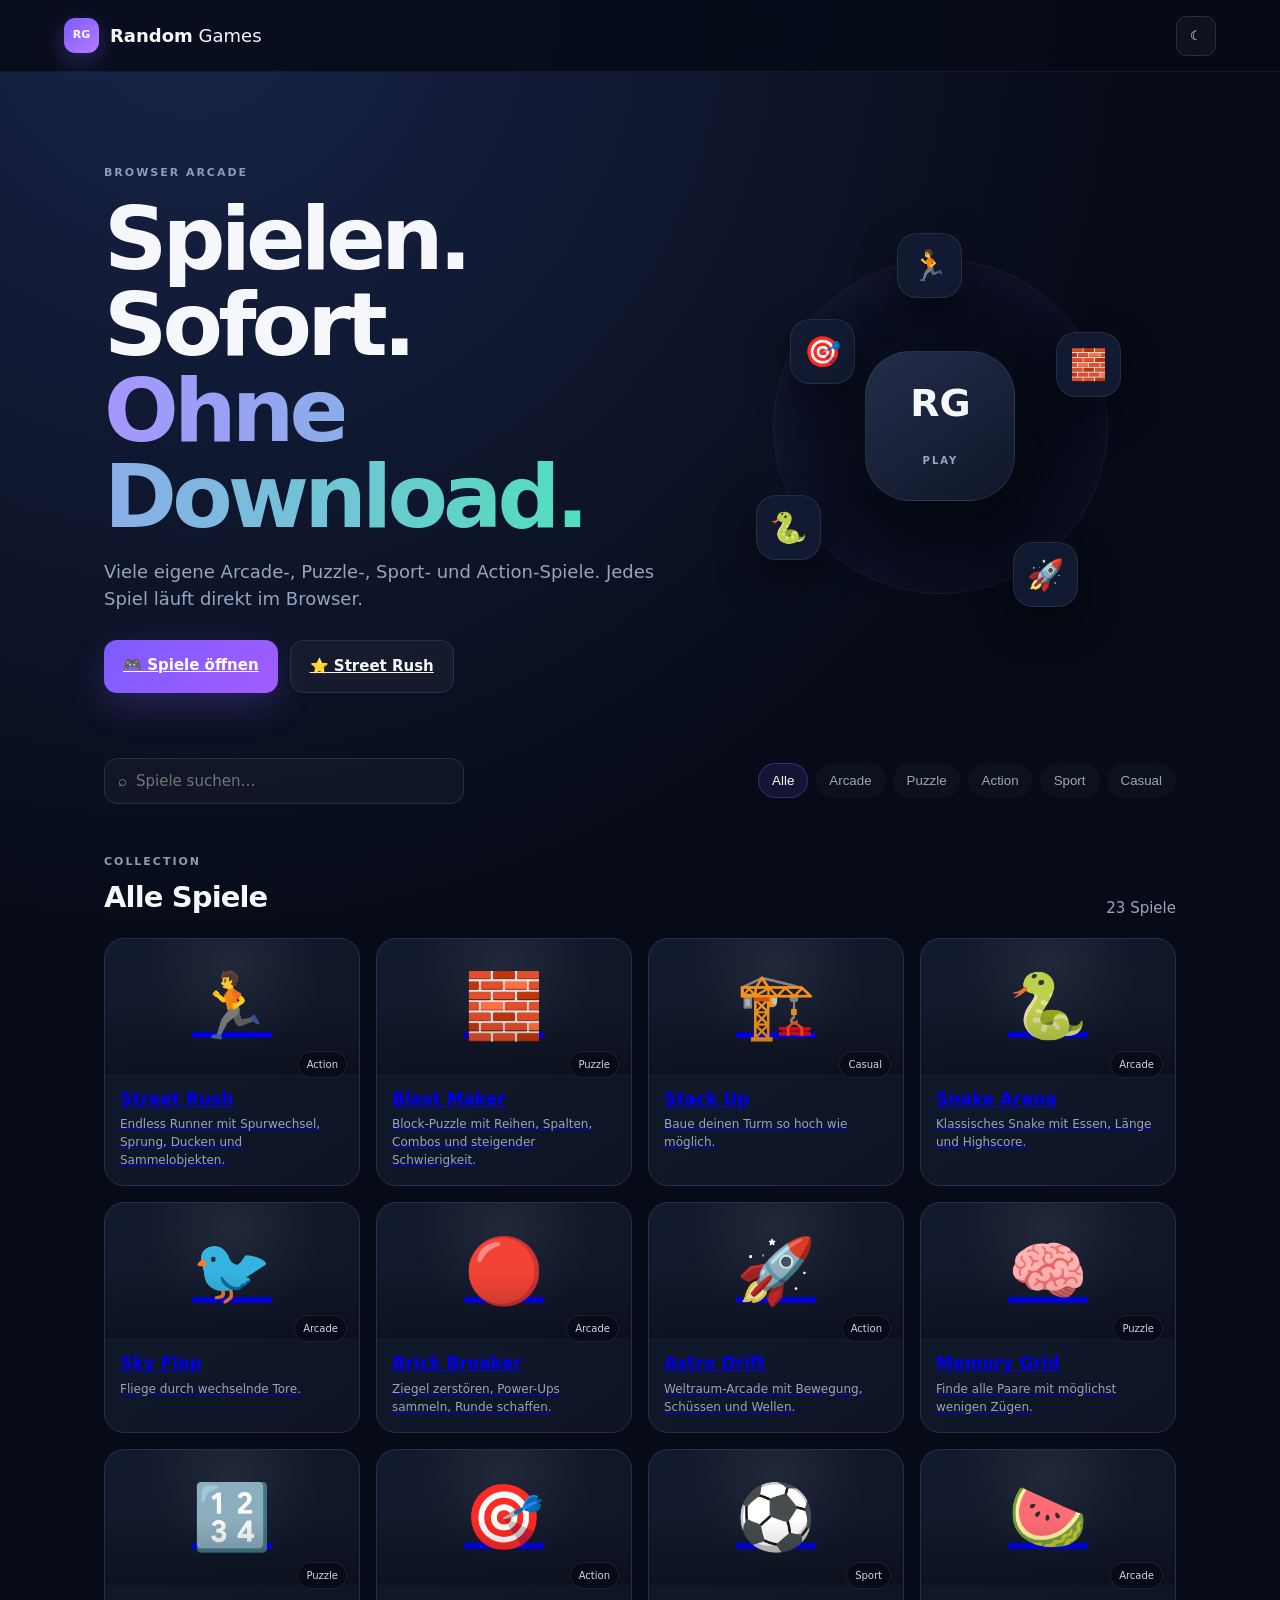
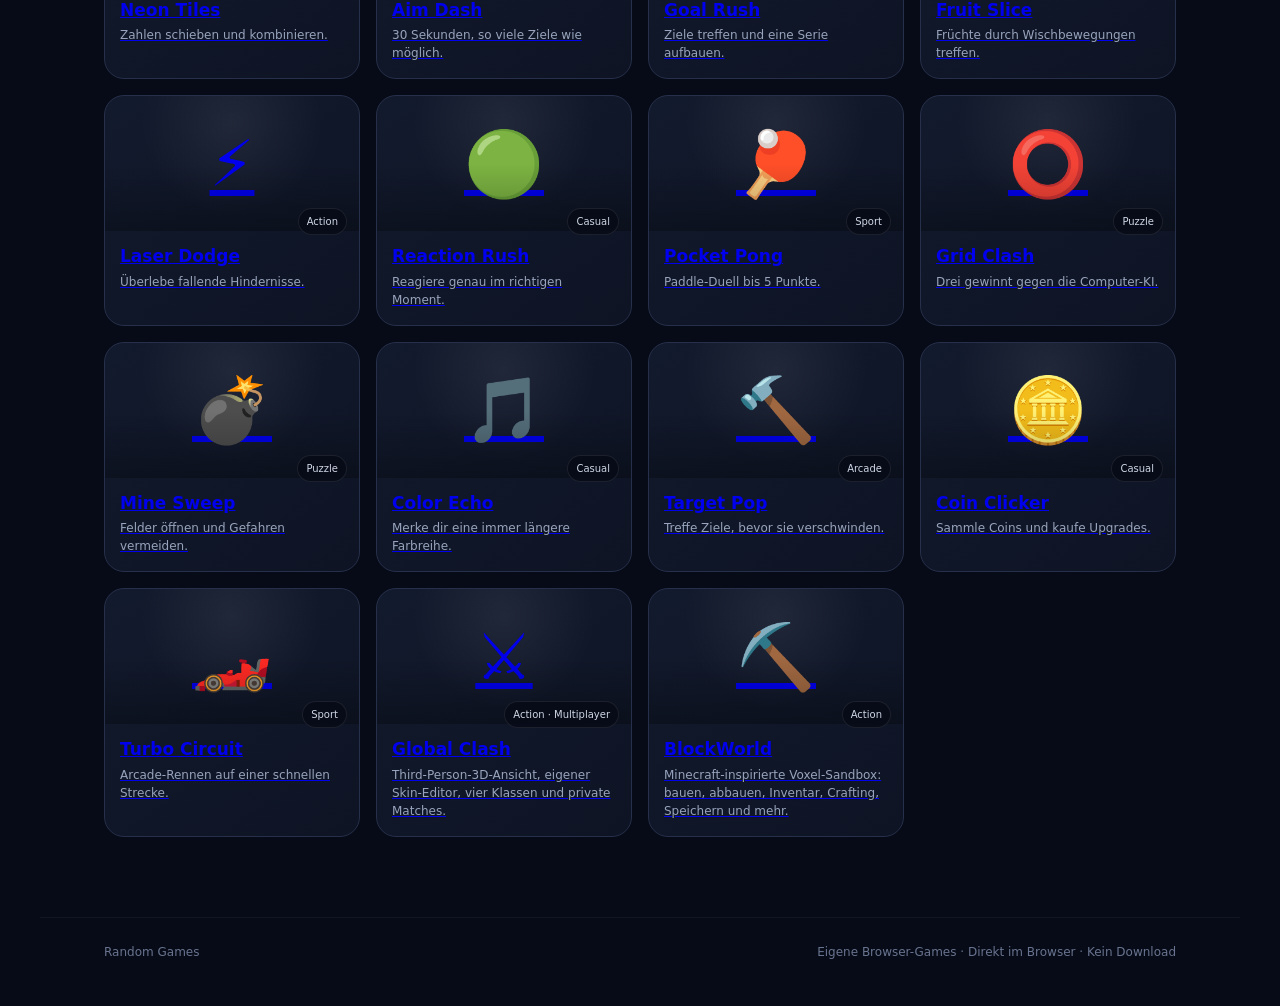
<file: index.html>
<!doctype html>
<html lang="de">
<head><meta charset="utf-8"><meta name="viewport" content="width=device-width,initial-scale=1"><meta name="theme-color" content="#070b17"><meta name="description" content="Random Games – kostenlose Browser-Arcade mit vielen direkt spielbaren Games."><title>Random Games – Browser Arcade</title><link rel="stylesheet" href="styles.css"></head>
<body>
<header class="topbar"><a class="brand" href="index.html"><span class="brand-mark">RG</span><span><b>Random</b> Games</span></a><div class="top-actions"><button class="icon-btn" id="themeBtn">☾</button></div></header>
<main>
<section class="hero"><div class="hero-copy"><span class="eyebrow">BROWSER ARCADE</span><h1>Spielen. Sofort.<br><span>Ohne Download.</span></h1><p>Viele eigene Arcade-, Puzzle-, Sport- und Action-Spiele. Jedes Spiel läuft direkt im Browser.</p><div class="hero-actions"><a class="primary" href="#games">🎮 Spiele öffnen</a><a class="secondary" href="play.html?game=street">⭐ Street Rush</a></div></div><div class="hero-orbit"><div class="orbit-card c1">🏃</div><div class="orbit-card c2">🧱</div><div class="orbit-card c3">🚀</div><div class="orbit-card c4">🐍</div><div class="orbit-card c5">🎯</div><div class="orbit-core">RG<br><small>PLAY</small></div></div></section>
<section class="toolbar" id="games"><div class="search-wrap"><span>⌕</span><input id="search" placeholder="Spiele suchen…" autocomplete="off"></div><div class="chips" id="chips"><button class="chip active" data-cat="Alle">Alle</button><button class="chip" data-cat="Arcade">Arcade</button><button class="chip" data-cat="Puzzle">Puzzle</button><button class="chip" data-cat="Action">Action</button><button class="chip" data-cat="Sport">Sport</button><button class="chip" data-cat="Casual">Casual</button></div></section>
<section class="section-head"><div><span class="eyebrow">COLLECTION</span><h2>Alle Spiele</h2></div><span id="countLabel" class="muted"></span></section>
<section id="gameGrid" class="game-grid">
<a class="game-card" data-cat="Action" data-name="Street Rush" href="play.html?game=street"><div class="game-art">🏃</div><span class="pill">Action</span><div class="game-info"><h3>Street Rush</h3><p>Endless Runner mit Spurwechsel, Sprung, Ducken und Sammelobjekten.</p></div></a>
<a class="game-card" data-cat="Puzzle" data-name="Blast Maker" href="play.html?game=blast"><div class="game-art">🧱</div><span class="pill">Puzzle</span><div class="game-info"><h3>Blast Maker</h3><p>Block-Puzzle mit Reihen, Spalten, Combos und steigender Schwierigkeit.</p></div></a>
<a class="game-card" data-cat="Casual" data-name="Stack Up" href="play.html?game=stack"><div class="game-art">🏗️</div><span class="pill">Casual</span><div class="game-info"><h3>Stack Up</h3><p>Baue deinen Turm so hoch wie möglich.</p></div></a>
<a class="game-card" data-cat="Arcade" data-name="Snake Arena" href="play.html?game=snake"><div class="game-art">🐍</div><span class="pill">Arcade</span><div class="game-info"><h3>Snake Arena</h3><p>Klassisches Snake mit Essen, Länge und Highscore.</p></div></a>
<a class="game-card" data-cat="Arcade" data-name="Sky Flap" href="play.html?game=flap"><div class="game-art">🐦</div><span class="pill">Arcade</span><div class="game-info"><h3>Sky Flap</h3><p>Fliege durch wechselnde Tore.</p></div></a>
<a class="game-card" data-cat="Arcade" data-name="Brick Breaker" href="play.html?game=breakout"><div class="game-art">🔴</div><span class="pill">Arcade</span><div class="game-info"><h3>Brick Breaker</h3><p>Ziegel zerstören, Power-Ups sammeln, Runde schaffen.</p></div></a>
<a class="game-card" data-cat="Action" data-name="Astro Drift" href="play.html?game=asteroids"><div class="game-art">🚀</div><span class="pill">Action</span><div class="game-info"><h3>Astro Drift</h3><p>Weltraum-Arcade mit Bewegung, Schüssen und Wellen.</p></div></a>
<a class="game-card" data-cat="Puzzle" data-name="Memory Grid" href="play.html?game=memory"><div class="game-art">🧠</div><span class="pill">Puzzle</span><div class="game-info"><h3>Memory Grid</h3><p>Finde alle Paare mit möglichst wenigen Zügen.</p></div></a>
<a class="game-card" data-cat="Puzzle" data-name="Neon Tiles" href="play.html?game=2048"><div class="game-art">🔢</div><span class="pill">Puzzle</span><div class="game-info"><h3>Neon Tiles</h3><p>Zahlen schieben und kombinieren.</p></div></a>
<a class="game-card" data-cat="Action" data-name="Aim Dash" href="play.html?game=aim"><div class="game-art">🎯</div><span class="pill">Action</span><div class="game-info"><h3>Aim Dash</h3><p>30 Sekunden, so viele Ziele wie möglich.</p></div></a>
<a class="game-card" data-cat="Sport" data-name="Goal Rush" href="play.html?game=goal"><div class="game-art">⚽</div><span class="pill">Sport</span><div class="game-info"><h3>Goal Rush</h3><p>Ziele treffen und eine Serie aufbauen.</p></div></a>
<a class="game-card" data-cat="Arcade" data-name="Fruit Slice" href="play.html?game=fruit"><div class="game-art">🍉</div><span class="pill">Arcade</span><div class="game-info"><h3>Fruit Slice</h3><p>Früchte durch Wischbewegungen treffen.</p></div></a>
<a class="game-card" data-cat="Action" data-name="Laser Dodge" href="play.html?game=dodge"><div class="game-art">⚡</div><span class="pill">Action</span><div class="game-info"><h3>Laser Dodge</h3><p>Überlebe fallende Hindernisse.</p></div></a>
<a class="game-card" data-cat="Casual" data-name="Reaction Rush" href="play.html?game=reaction"><div class="game-art">🟢</div><span class="pill">Casual</span><div class="game-info"><h3>Reaction Rush</h3><p>Reagiere genau im richtigen Moment.</p></div></a>
<a class="game-card" data-cat="Sport" data-name="Pocket Pong" href="play.html?game=pong"><div class="game-art">🏓</div><span class="pill">Sport</span><div class="game-info"><h3>Pocket Pong</h3><p>Paddle-Duell bis 5 Punkte.</p></div></a>
<a class="game-card" data-cat="Puzzle" data-name="Grid Clash" href="play.html?game=ttt"><div class="game-art">⭕</div><span class="pill">Puzzle</span><div class="game-info"><h3>Grid Clash</h3><p>Drei gewinnt gegen die Computer-KI.</p></div></a>
<a class="game-card" data-cat="Puzzle" data-name="Mine Sweep" href="play.html?game=mines"><div class="game-art">💣</div><span class="pill">Puzzle</span><div class="game-info"><h3>Mine Sweep</h3><p>Felder öffnen und Gefahren vermeiden.</p></div></a>
<a class="game-card" data-cat="Casual" data-name="Color Echo" href="play.html?game=simon"><div class="game-art">🎵</div><span class="pill">Casual</span><div class="game-info"><h3>Color Echo</h3><p>Merke dir eine immer längere Farbreihe.</p></div></a>
<a class="game-card" data-cat="Arcade" data-name="Target Pop" href="play.html?game=whack"><div class="game-art">🔨</div><span class="pill">Arcade</span><div class="game-info"><h3>Target Pop</h3><p>Treffe Ziele, bevor sie verschwinden.</p></div></a>
<a class="game-card" data-cat="Casual" data-name="Coin Clicker" href="play.html?game=clicker"><div class="game-art">🪙</div><span class="pill">Casual</span><div class="game-info"><h3>Coin Clicker</h3><p>Sammle Coins und kaufe Upgrades.</p></div></a>
<a class="game-card" data-cat="Sport" data-name="Turbo Circuit" href="play.html?game=racer"><div class="game-art">🏎️</div><span class="pill">Sport</span><div class="game-info"><h3>Turbo Circuit</h3><p>Arcade-Rennen auf einer schnellen Strecke.</p></div></a>
<a class="game-card" data-cat="Action" data-name="Global Clash Combat Simulator" href="global-clash/index.html"><div class="game-art">⚔️</div><span class="pill">Action · Multiplayer</span><div class="game-info"><h3>Global Clash</h3><p>Third-Person-3D-Ansicht, eigener Skin-Editor, vier Klassen und private Matches.</p></div></a>
<a class="game-card" data-cat="Action" data-name="BlockWorld Minecraft Sandbox" href="minecraft/index.html"><div class="game-art">⛏️</div><span class="pill">Action</span><div class="game-info"><h3>BlockWorld</h3><p>Minecraft-inspirierte Voxel-Sandbox: bauen, abbauen, Inventar, Crafting, Speichern und mehr.</p></div></a>
</section></main>
<footer><span>Random Games</span><span>Eigene Browser-Games · Direkt im Browser · Kein Download</span></footer>
<script>(()=>{const cards=[...document.querySelectorAll('.game-card')],q=document.querySelector('#search'),label=document.querySelector('#countLabel'),chips=[...document.querySelectorAll('.chip')];function render(){const term=q.value.trim().toLowerCase(),active=document.querySelector('.chip.active')?.dataset.cat||'Alle';let n=0;cards.forEach(c=>{const okCat=active==='Alle'||c.dataset.cat===active;const okQ=!term||c.dataset.name.toLowerCase().includes(term);c.style.display=okCat&&okQ?'':'none';if(okCat&&okQ)n++});label.textContent=n+' Spiele'}q.addEventListener('input',render);chips.forEach(b=>b.addEventListener('click',()=>{chips.forEach(x=>x.classList.remove('active'));b.classList.add('active');render()}));document.querySelector('#themeBtn')?.addEventListener('click',()=>document.body.classList.toggle('light'));render()})()</script>
</body></html>
</file>
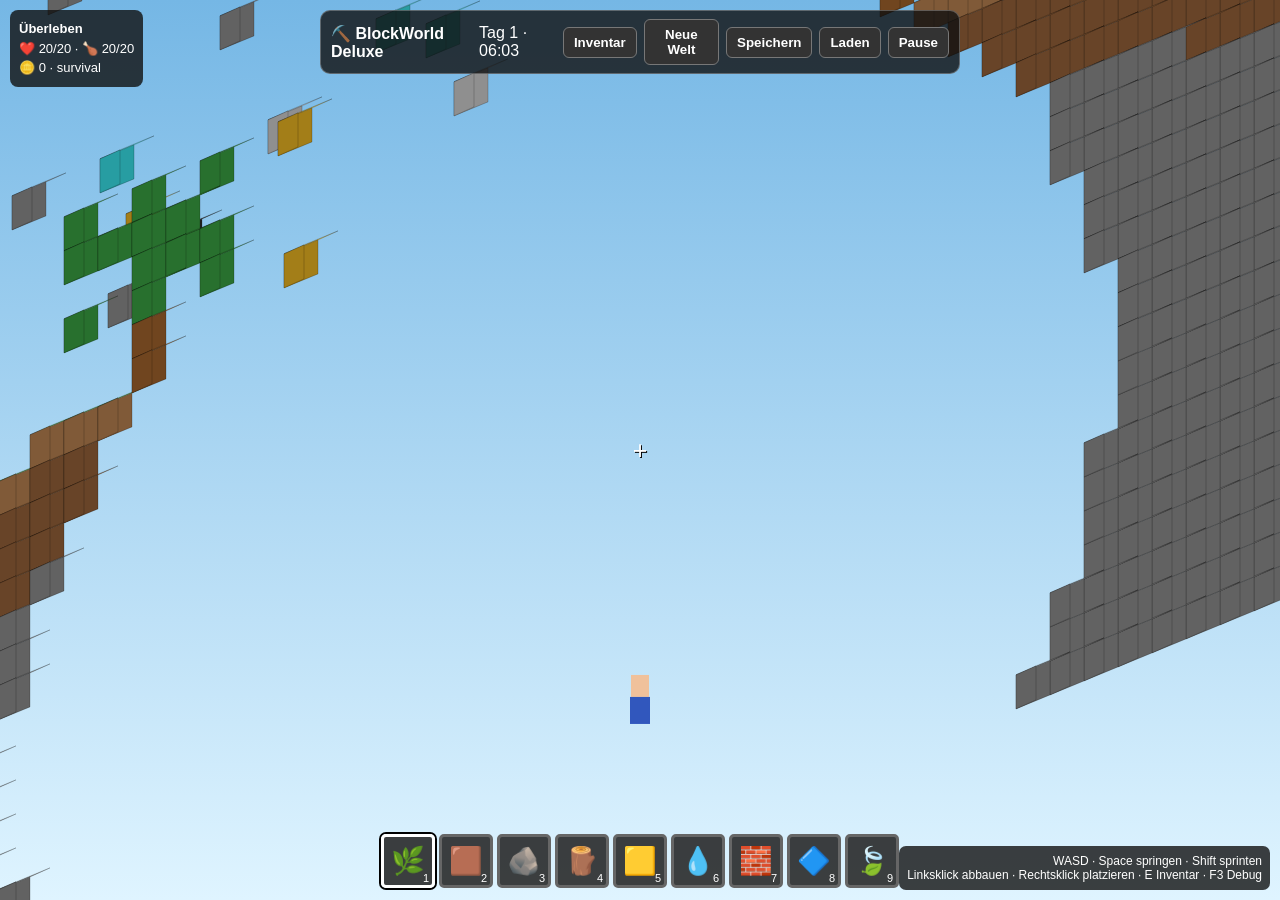
<file: minecraft-deluxe/index.html>
<!doctype html><html lang="de"><head><meta charset="utf-8"><meta name="viewport" content="width=device-width,initial-scale=1,maximum-scale=1,user-scalable=no"><title>BlockWorld Deluxe</title><style>
*{box-sizing:border-box}html,body{margin:0;height:100%;overflow:hidden;background:#111;color:#fff;font-family:Arial,sans-serif}canvas{width:100%;height:100%;display:block;image-rendering:pixelated}.hud{position:fixed;inset:0;pointer-events:none}.top,.stats,.cross,.hotbar,.mobile,.hint{position:absolute}.top{top:10px;left:50%;transform:translateX(-50%);display:flex;gap:7px;align-items:center;background:#111c;border:1px solid #fff4;padding:8px 10px;border-radius:10px;pointer-events:auto}.top button,.panel button{background:#333;color:#fff;border:1px solid #777;border-radius:6px;padding:7px 10px;font-weight:bold}.stats{top:10px;left:10px;background:#111c;padding:9px;border-radius:8px;font-size:13px;line-height:1.5}.cross{left:50%;top:50%;transform:translate(-50%,-50%);font-size:25px;text-shadow:1px 1px #000}.hotbar{bottom:12px;left:50%;transform:translateX(-50%);display:flex;gap:4px;pointer-events:auto}.slot{width:54px;height:54px;border:3px solid #666;background:#222d;border-radius:5px;display:flex;align-items:center;justify-content:center;font-size:27px;position:relative;cursor:pointer}.slot.active{border-color:#fff;box-shadow:0 0 0 2px #000}.slot small{position:absolute;bottom:1px;right:3px;font-size:11px}.hint{right:10px;bottom:10px;background:#111c;padding:8px;border-radius:7px;font-size:12px;text-align:right}.panel{position:fixed;z-index:5;left:50%;top:50%;transform:translate(-50%,-50%);width:min(700px,94vw);max-height:88vh;overflow:auto;background:#191919f7;border:2px solid #777;border-radius:12px;padding:18px;box-shadow:0 20px 70px #000b}.hidden{display:none}.tabs{display:flex;gap:5px;margin-bottom:12px}.grid{display:grid;grid-template-columns:repeat(6,1fr);gap:6px}.item{background:#292929;border:1px solid #555;border-radius:6px;padding:8px;text-align:center;cursor:pointer}.item b{display:block;font-size:25px}.recipe{display:flex;justify-content:space-between;gap:10px;align-items:center;background:#292929;padding:9px;margin:5px 0;border-radius:6px}.mobile{display:none;bottom:80px;left:10px;right:10px;justify-content:space-between;pointer-events:auto}.mobile button{width:55px;height:55px;background:#1119;color:#fff;border:2px solid #fff7;border-radius:10px;font-size:21px}.dpad{display:grid;grid-template-columns:repeat(3,55px);gap:4px}.actions{display:flex;gap:5px;align-items:end}@media(max-width:700px){.mobile{display:flex}.hint{display:none}.top{max-width:95vw;overflow:auto;white-space:nowrap}.grid{grid-template-columns:repeat(4,1fr)}.slot{width:43px;height:43px;font-size:21px}.stats{font-size:11px}}
</style></head><body><canvas id="c"></canvas><div class="hud"><div class="top"><b>⛏️ BlockWorld Deluxe</b><span id="clock">Tag 1 · 06:00</span><button id="inv">Inventar</button><button id="worldBtn">Neue Welt</button><button id="save">Speichern</button><button id="load">Laden</button><button id="pause">Pause</button></div><div class="stats"><b>Überleben</b><br>❤️ <span id="hp">20</span>/20 · 🍗 <span id="food">20</span>/20<br>🪙 <span id="score">0</span> · <span id="mode">Überleben</span></div><div class="cross">+</div><div id="bar" class="hotbar"></div><div class="hint">WASD · Space springen · Shift sprinten<br>Linksklick abbauen · Rechtsklick platzieren · E Inventar · F3 Debug</div><div class="mobile"><div class="dpad"><button data-k="w">▲</button><button data-k="a">◀</button><button data-k="s">▼</button><button data-k="d">▶</button></div><div class="actions"><button id="mb">⛏️</button><button id="mp">🧱</button><button id="mj">↟</button></div></div></div><div id="panel" class="panel hidden"><h2>Inventar & Crafting</h2><div class="tabs"><button id="tabItems">Blöcke</button><button id="tabCraft">Crafting</button><button id="tabHelp">Hilfe</button></div><div id="content"></div><button id="close">Schließen</button></div>
<script>
(()=>{const c=document.getElementById('c'),x=c.getContext('2d');let W,H;function resize(){W=c.width=innerWidth;H=c.height=innerHeight}addEventListener('resize',resize);resize();
const T={grass:['Gras','🌿','#63b34b','#805a38'],dirt:['Erde','🟫','#93633a','#684428'],stone:['Stein','🪨','#888','#626262'],wood:['Holz','🪵','#a06b37','#70451f'],sand:['Sand','🟨','#dfc77d','#b19d60'],water:['Wasser','💧','#3f91d2','#2768a3'],glass:['Glas','🔷','#b9e5ed','#79bac7'],brick:['Ziegel','🧱','#b95642','#85392c'],leaves:['Blätter','🍃','#3d963f','#28702e'],coal:['Kohle','⚫','#343434','#222'],iron:['Eisen','⚪','#c4c4c4','#8f8f8f'],gold:['Gold','🟡','#e7bd39','#a37e18'],diamond:['Diamant','💎','#54d8dc','#279da2'],snow:['Schnee','❄️','#eefaff','#b8d6e5']};
const hot=['grass','dirt','stone','wood','sand','water','brick','glass','leaves'];let sel=0,paused=false,debug=false,mode='survival';const keys={};addEventListener('keydown',e=>{const k=e.key.toLowerCase();keys[k]=true;if(k>='1'&&k<='9'){sel=+k-1;drawBar()}if(k==='e')toggle();if(k==='f3')debug=!debug;if(k==='escape')close();if(k==='r')newWorld()});addEventListener('keyup',e=>keys[e.key.toLowerCase()]=false);
const S={w:64,h:38,d:24};let map=[];const id=(a,b,z)=>(z*S.h+b)*S.w+a;const ok=(a,b,z)=>a>=0&&b>=0&&z>=0&&a<S.w&&b<S.h&&z<S.d;const get=(a,b,z)=>ok(a,b,z)?map[id(a,b,z)]:null;const set=(a,b,z,t)=>{if(ok(a,b,z))map[id(a,b,z)]=t};
function newWorld(){map=new Array(S.w*S.h*S.d).fill(null);for(let a=0;a<S.w;a++){let ground=18+Math.floor(Math.sin(a*.25)*2+Math.sin(a*.07)*3);for(let b=ground;b<S.h;b++)set(a,b,0,b===ground?'grass':b<ground+4?'dirt':'stone');if(Math.random()<.12){for(let b=ground-1;b>ground-5;b--)set(a,b,0,'wood');for(let aa=a-2;aa<=a+2;aa++)for(let b=ground-7;b<ground-3;b++)if(Math.random()<.75)set(aa,b,0,'leaves')}}for(let i=0;i<45;i++){let a=2+Math.random()*(S.w-4)|0,b=4+Math.random()*12|0,z=1+Math.random()*12|0;if(!get(a,b,z))set(a,b,z,Math.random()<.65?'stone':'coal')}for(let i=0;i<18;i++){let a=2+Math.random()*(S.w-4)|0,b=8+Math.random()*15|0,z=1+Math.random()*18|0;if(!get(a,b,z))set(a,b,z,Math.random()<.5?'iron':'gold')}for(let i=0;i<8;i++){let a=3+Math.random()*(S.w-6)|0,b=4+Math.random()*10|0,z=2+Math.random()*20|0;if(!get(a,b,z))set(a,b,z,'diamond')}player.x=S.w/2;player.z=5;player.y=surface(player.x,0)-2;hp=20;food=20;score=0;start=Date.now();autosave();}function surface(a,z){for(let b=0;b<S.h;b++)if(get(a,b,z))return b;return S.h-1}
let player={x:32,y:15,z:5,vy:0,on:false};let cam={...player};let hp=20,food=20,score=0,start=Date.now();newWorld();
function solid(t){return t&&t!=='water'&&t!=='glass'&&t!=='leaves'}function move(dt){if(paused)return;let sp=keys.shift?8:4.5,dx=0,dz=0;if(keys.w||keys.arrowup)dz-=sp*dt;if(keys.s||keys.arrowdown)dz+=sp*dt;if(keys.a||keys.arrowleft)dx-=sp*dt;if(keys.d||keys.arrowright)dx+=sp*dt;player.x=Math.max(1,Math.min(S.w-2,player.x+dx));player.z=Math.max(1,Math.min(S.d-2,player.z+dz));player.vy+=19*dt;player.y+=player.vy*dt;let g=surface(player.x|0,player.z|0);if(player.y>=g-1){player.y=g-1;player.vy=0;player.on=true}else player.on=false;if(keys[' ']&&player.on){player.vy=-7.5;player.on=false}cam.x+=(player.x-cam.x)*.16;cam.y+=(player.y-cam.y)*.16;cam.z+=(player.z-cam.z)*.16}
function P(a,b,z){return[W/2+(a-cam.x)*34+(z-cam.z)*20,H*.58+(b-cam.y)*34-(a-cam.x)*14-(z-cam.z)*9]}function block(a,b,z,t){let p=P(a,b,z),q=P(a+1,b,z),r=P(a,b,z+1),u=P(a+1,b,z+1),s=34;x.beginPath();x.moveTo(...p);x.lineTo(...q);x.lineTo(...u);x.lineTo(...r);x.closePath();x.fillStyle=T[t][2];x.fill();x.strokeStyle='#0003';x.stroke();x.beginPath();x.moveTo(...p);x.lineTo(...q);x.lineTo(q[0],q[1]+s);x.lineTo(p[0],p[1]+s);x.closePath();x.fillStyle=T[t][3];x.fill();x.stroke();x.beginPath();x.moveTo(...p);x.lineTo(...r);x.lineTo(r[0],r[1]+s);x.lineTo(p[0],p[1]+s);x.closePath();x.fillStyle=T[t][3];x.fill();x.stroke()}
function render(){let g=x.createLinearGradient(0,0,0,H);g.addColorStop(0,'#75b7e5');g.addColorStop(1,'#dff4ff');x.fillStyle=g;x.fillRect(0,0,W,H);let a=[];for(let z=0;z<S.d;z++)for(let b=0;b<S.h;b++)for(let q=0;q<S.w;q++){let t=get(q,b,z);if(t)a.push({q,b,z,t,d:(q-cam.x)**2+(b-cam.y)**2+(z-cam.z)**2})}a.sort((m,n)=>n.d-m.d);a.slice(0,800).forEach(o=>block(o.q,o.b,o.z,o.t));let p=P(player.x,player.y,player.z);x.fillStyle='#f0c19b';x.fillRect(p[0]-9,p[1]-30,18,22);x.fillStyle='#3157bd';x.fillRect(p[0]-10,p[1]-8,20,27);if(debug){x.fillStyle='#fff';x.fillRect(10,92,260,72);x.fillStyle='#111';x.font='13px monospace';x.fillText(`XYZ ${player.x.toFixed(1)} ${player.y.toFixed(1)} ${player.z.toFixed(1)}`,18,112);x.fillText(`FPS ${Math.round(1/dt)} · ${mode}`,18,132);x.fillText(`Welt ${S.w}×${S.h}×${S.d}`,18,152)}}
let last=performance.now(),dt=.016;function loop(n){dt=Math.min(.05,(n-last)/1000);last=n;move(dt);render();clock();requestAnimationFrame(loop)}requestAnimationFrame(loop);
function clock(){let m=((Date.now()-start)/1000*2+360)%1440;let h=Math.floor(m/60),mi=Math.floor(m%60);document.getElementById('clock').textContent=`Tag 1 · ${String(h).padStart(2,'0')}:${String(mi).padStart(2,'0')}`;document.getElementById('hp').textContent=Math.max(0,hp);document.getElementById('food').textContent=Math.max(0,food);document.getElementById('score').textContent=score;document.getElementById('mode').textContent=mode}
function drawBar(){let b=document.getElementById('bar');b.innerHTML='';hot.forEach((t,i)=>{let d=document.createElement('div');d.className='slot'+(i===sel?' active':'');d.innerHTML=T[t][1]+`<small>${i+1}</small>`;d.onclick=()=>{sel=i;drawBar()};b.appendChild(d)})}drawBar();
function target(){let a=Math.floor(player.x),z=Math.floor(player.z),b=Math.floor(player.y);return{a,z,b}}function mine(){let r=target();for(let b=r.b+2;b>=Math.max(0,r.b-4);b--)if(get(r.a,b,r.z)){set(r.a,b,r.z,null);score++;return}}function place(){let r=target();let b=Math.max(0,Math.min(S.h-1,r.b));if(!get(r.a,b,r.z))set(r.a,b,r.z,hot[sel])}c.oncontextmenu=e=>e.preventDefault();c.onmousedown=e=>e.button===0?mine():e.button===2&&place();
function toggle(){document.getElementById('panel').classList.toggle('hidden');items()}function close(){document.getElementById('panel').classList.add('hidden')}document.getElementById('inv').onclick=toggle;document.getElementById('close').onclick=close;document.getElementById('worldBtn').onclick=()=>{if(confirm('Neue Welt erstellen?'))newWorld()};document.getElementById('pause').onclick=()=>{paused=!paused;document.getElementById('pause').textContent=paused?'Weiter':'Pause'};
function items(){let c=document.getElementById('content');c.innerHTML='';Object.entries(T).forEach(([k,v])=>{let d=document.createElement('div');d.className='item';d.innerHTML=`<b>${v[1]}</b>${v[0]}`;d.onclick=()=>{hot[sel]=k;drawBar()};c.appendChild(d)});c.className='grid'}document.getElementById('tabItems').onclick=items;document.getElementById('tabCraft').onclick=()=>{let c=document.getElementById('content');c.className='';c.innerHTML=`<div class="recipe">🪵 Holz → 4 Bretter <button onclick="craft('wood')">Herstellen</button></div><div class="recipe">🪨 Stein + Holz → Spitzhacke <button onclick="craft('stone')">Herstellen</button></div><div class="recipe">⚫ Kohle + Holz → Fackel <button onclick="craft('coal')">Herstellen</button></div><div class="recipe">🟨 Sand → 🔷 Glas <button onclick="craft('sand')">Herstellen</button></div><div class="recipe">⚪ Eisen + Kohle → Eisenbarren <button onclick="craft('iron')">Herstellen</button></div><div class="recipe">🟡 Gold → Goldbarren <button onclick="craft('gold')">Herstellen</button></div>`};document.getElementById('tabHelp').onclick=()=>{let c=document.getElementById('content');c.className='';c.innerHTML='<p><b>Steuerung:</b> WASD bewegen, Space springen, Shift sprinten, Linksklick abbauen, Rechtsklick platzieren, 1–9 Hotbar, E Inventar, F3 Debug, R neue Welt.</p><p>Die Welt wird lokal im Browser gespeichert. Diese Version nutzt eigene Grafiken und ist keine Kopie offizieller Minecraft-Assets.</p>'};window.craft=t=>{score+=10;alert('Herstellung abgeschlossen!')};
function save(){localStorage.setItem('blockworld-deluxe',JSON.stringify({map,player,hp,food,score,start,hot}));alert('Spiel gespeichert!')}function load(){let s=localStorage.getItem('blockworld-deluxe');if(!s)return alert('Kein Spielstand.');try{let o=JSON.parse(s);map=o.map;player=o.player;hp=o.hp;food=o.food;score=o.score;start=o.start;if(Array.isArray(o.hot))hot.splice(0,hot.length,...o.hot);drawBar();alert('Spielstand geladen!')}catch(e){alert('Laden fehlgeschlagen.')}}document.getElementById('save').onclick=save;document.getElementById('load').onclick=load;function autosave(){localStorage.setItem('blockworld-deluxe',JSON.stringify({map,player,hp,food,score,start,hot}))}setInterval(autosave,15000);
document.querySelectorAll('[data-k]').forEach(b=>{b.addEventListener('touchstart',e=>{e.preventDefault();keys[b.dataset.k]=true});b.addEventListener('touchend',()=>keys[b.dataset.k]=false)});document.getElementById('mb').onclick=mine;document.getElementById('mp').onclick=place;document.getElementById('mj').onclick=()=>{if(player.on)player.vy=-7.5};})();</script></body></html>
</file>
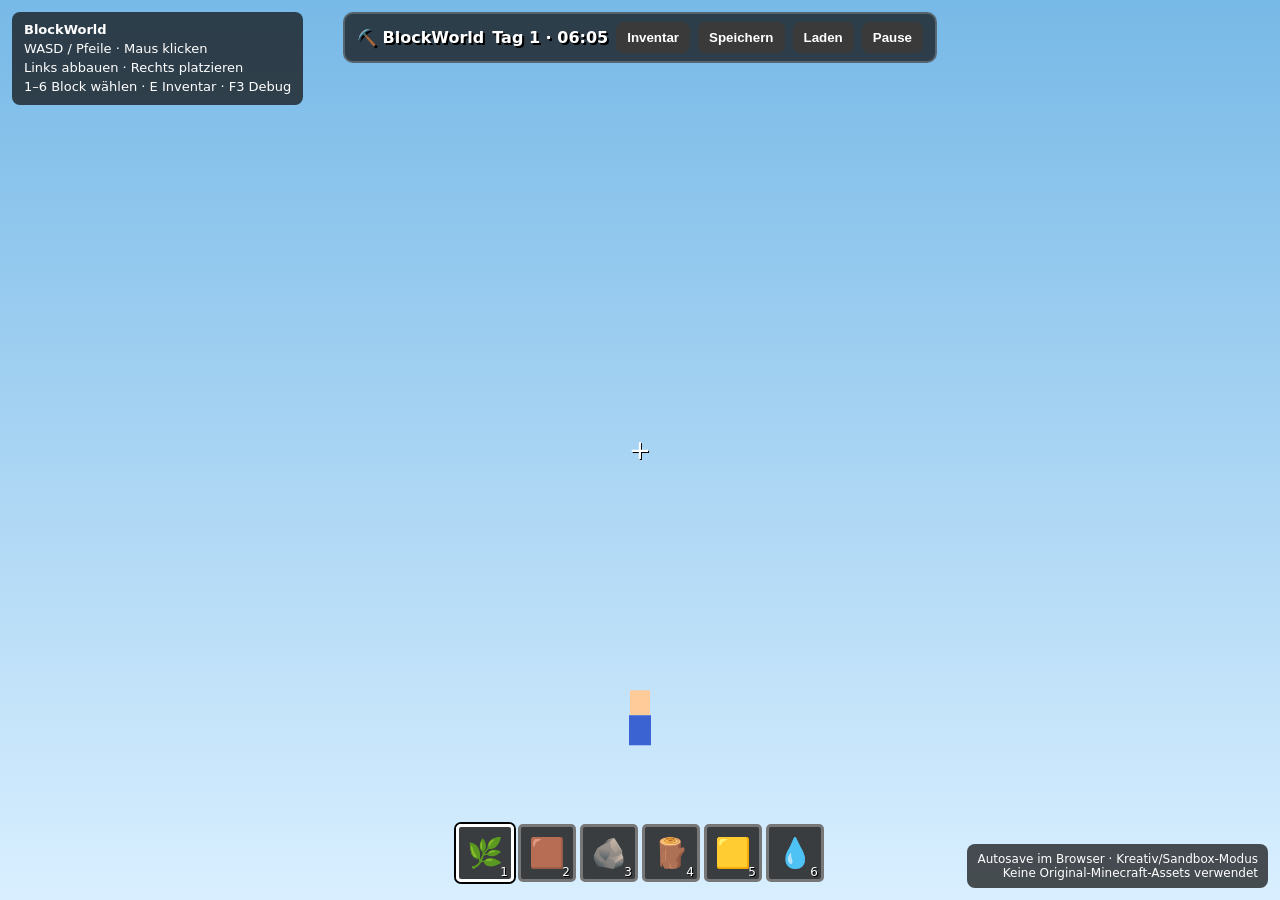
<file: minecraft/index.html>
<!doctype html>
<html lang="de">
<head>
<meta charset="utf-8"><meta name="viewport" content="width=device-width,initial-scale=1,maximum-scale=1,user-scalable=no">
<title>BlockWorld — Minecraft-Inspired Sandbox</title>
<style>
*{box-sizing:border-box}html,body{margin:0;width:100%;height:100%;overflow:hidden;background:#111;color:#fff;font-family:system-ui,-apple-system,Segoe UI,sans-serif}#game{display:block;width:100%;height:100%;image-rendering:pixelated;background:#79b9e8}.hud{position:fixed;inset:0;pointer-events:none}.top{position:absolute;top:12px;left:50%;transform:translateX(-50%);display:flex;gap:8px;align-items:center;background:#111b;padding:8px 12px;border:2px solid #ffffff33;border-radius:10px;font-weight:700;text-shadow:2px 2px #000}.top button,.panel button{pointer-events:auto;border:0;border-radius:7px;padding:8px 11px;background:#3a3a3a;color:#fff;font-weight:700;cursor:pointer}.top button:hover,.panel button:hover{background:#555}.cross{position:absolute;left:50%;top:50%;transform:translate(-50%,-50%);font-size:26px;text-shadow:1px 1px #000}.info{position:absolute;left:12px;top:12px;background:#111b;padding:9px 12px;border-radius:8px;font-size:13px;line-height:1.45}.hotbar{position:absolute;bottom:18px;left:50%;transform:translateX(-50%);display:flex;gap:4px;pointer-events:auto}.slot{width:58px;height:58px;background:#222d;border:3px solid #777;position:relative;display:flex;align-items:center;justify-content:center;font-size:29px;border-radius:5px;cursor:pointer}.slot.active{border-color:#fff;box-shadow:0 0 0 2px #000}.slot small{position:absolute;right:3px;bottom:0;font-size:12px;color:#fff;text-shadow:1px 1px #000}.help{position:absolute;right:12px;bottom:12px;background:#111b;padding:8px 10px;border-radius:8px;font-size:12px;text-align:right}.panel{position:absolute;left:50%;top:50%;transform:translate(-50%,-50%);width:min(560px,92vw);max-height:82vh;overflow:auto;background:#202020f5;border:3px solid #777;border-radius:12px;padding:20px;pointer-events:auto;box-shadow:0 18px 60px #0008}.panel h2{margin-top:0}.grid{display:grid;grid-template-columns:repeat(6,1fr);gap:7px}.item{background:#333;padding:10px;text-align:center;border-radius:6px;cursor:pointer}.item b{display:block;font-size:26px}.recipe{display:flex;justify-content:space-between;align-items:center;background:#303030;padding:9px;margin:7px 0;border-radius:7px}.hidden{display:none}.bar{height:10px;background:#222;border-radius:5px;overflow:hidden}.bar i{display:block;height:100%;background:#e33}.touch{display:none;position:absolute;bottom:92px;left:15px;right:15px;justify-content:space-between;pointer-events:auto}.touch button{width:58px;height:58px;border:2px solid #fff8;background:#1119;color:#fff;border-radius:10px;font-size:22px}.touch .move{display:grid;grid-template-columns:repeat(3,58px);gap:5px}.touch .actions{display:flex;gap:5px;align-items:end}@media(max-width:700px){.hotbar{bottom:8px}.slot{width:42px;height:42px;font-size:21px}.info{font-size:11px}.help{display:none}.touch{display:flex}.top{font-size:12px}.grid{grid-template-columns:repeat(4,1fr)}}
</style>
</head>
<body>
<canvas id="game"></canvas>
<div class="hud">
<div class="top"><span>⛏️ BlockWorld</span><span id="clock">Tag 1 · 06:00</span><button id="invBtn">Inventar</button><button id="saveBtn">Speichern</button><button id="loadBtn">Laden</button><button id="pauseBtn">Pause</button></div>
<div class="info"><b>BlockWorld</b><br>WASD / Pfeile · Maus klicken<br>Links abbauen · Rechts platzieren<br>1–6 Block wählen · E Inventar · F3 Debug</div>
<div class="cross">+</div><div id="hotbar" class="hotbar"></div>
<div class="help">Autosave im Browser · Kreativ/Sandbox-Modus<br>Keine Original-Minecraft-Assets verwendet</div>
<div id="touch" class="touch"><div class="move"><button data-key="w">▲</button><button data-key="a">◀</button><button data-key="s">▼</button><button data-key="d">▶</button></div><div class="actions"><button id="touchBreak">⛏️</button><button id="touchPlace">🧱</button><button id="touchJump">↟</button></div></div>
</div>
<div id="panel" class="panel hidden"><h2>Inventar & Crafting</h2><p>Wähle einen Block für die Hotbar. Rezepte funktionieren direkt im Sandbox-Modus.</p><div id="items" class="grid"></div><h3>Crafting</h3><div id="recipes"></div><button id="closePanel">Schließen</button></div>
<script>
(()=>{
const c=document.getElementById('game'),ctx=c.getContext('2d');let W,H;function resize(){W=c.width=innerWidth;H=c.height=innerHeight}addEventListener('resize',resize);resize();
const types={grass:{name:'Gras',emoji:'🌿',top:'#67b64b',side:'#87613b'},dirt:{name:'Erde',emoji:'🟫',top:'#9a6a3d',side:'#704629'},stone:{name:'Stein',emoji:'🪨',top:'#8b8f91',side:'#66696b'},wood:{name:'Holz',emoji:'🪵',top:'#9b6a38',side:'#6b4525'},sand:{name:'Sand',emoji:'🟨',top:'#dfc77b',side:'#b19a5e'},water:{name:'Wasser',emoji:'💧',top:'#3f91d2',side:'#2768a3'},glass:{name:'Glas',emoji:'🔷',top:'#b8e5ee',side:'#79b8c7'},brick:{name:'Ziegel',emoji:'🧱',top:'#b95742',side:'#873a2d'}};
const hot=['grass','dirt','stone','wood','sand','water'];let selected=0,paused=false,debug=false;const keys={};addEventListener('keydown',e=>{keys[e.key.toLowerCase()]=true;if(['1','2','3','4','5','6'].includes(e.key))selected=+e.key-1;if(e.key.toLowerCase()==='e')togglePanel();if(e.key.toLowerCase()==='f3')debug=!debug;if(e.key==='Escape')closePanel()});addEventListener('keyup',e=>keys[e.key.toLowerCase()]=false);
const world={w:80,h:45,d:18};let map=[];function idx(x,y,z){return (z*world.h+y)*world.w+x}function inside(x,y,z){return x>=0&&y>=0&&z>=0&&x<world.w&&y<world.h&&z<world.d}function setb(x,y,z,t){if(inside(x,y,z))map[idx(x,y,z)]=t}function getb(x,y,z){return inside(x,y,z)?map[idx(x,y,z)]:null}
function gen(){map=new Array(world.w*world.h*world.d).fill(null);for(let x=0;x<world.w;x++){let base=25+Math.floor(Math.sin(x*.31)*3+Math.sin(x*.09)*3);for(let y=0;y<world.h;y++){if(y<base)continue;let t=y===base?'grass':y<base+4?'dirt':'stone';setb(x,y,0,t)}for(let z=1;z<world.d;z++){if(Math.random()<.12&&z<5)setb(x,base,z,'wood')}}for(let i=0;i<70;i++){let x=2+Math.random()*(world.w-4)|0,y=2+Math.random()*18|0,z=1+Math.random()*10|0;if(!getb(x,y,z)&&Math.random()<.6)setb(x,y,z,Math.random()<.65?'stone':'sand')}}gen();
let player={x:world.w/2,y:20,z:8,vx:0,vy:0,vz:0,yaw:0,pitch:0,onGround:false};
function solid(t){return t&&t!=='water'&&t!=='glass'}function highest(x,z){for(let y=0;y<world.h;y++)if(getb(x,y,z))return y;return world.h-1}
player.y=highest(player.x|0,0)-2;
let cam={x:player.x,y:player.y,z:player.z};function move(dt){if(paused)return;let sp=(keys.shift?9:5)*dt;let dx=0,dz=0;if(keys.w||keys.arrowup)dz-=sp;if(keys.s||keys.arrowdown)dz+=sp;if(keys.a||keys.arrowleft)dx-=sp;if(keys.d||keys.arrowright)dx+=sp;player.x=Math.max(1,Math.min(world.w-2,player.x+dx));player.z=Math.max(0.5,Math.min(world.d-1,player.z+dz));player.vy+=22*dt;player.y+=player.vy*dt;let g=highest(player.x|0,player.z|0);if(player.y>=g-1){player.y=g-1;player.vy=0;player.onGround=true}else player.onGround=false;if((keys[' ']||keys.w)&&player.onGround){player.vy=-8;player.onGround=false}cam.x+=(player.x-cam.x)*.15;cam.y+=(player.y-cam.y)*.15;cam.z+=(player.z-cam.z)*.15}
function project(x,y,z){let sx=W/2+(x-cam.x)*38+(z-cam.z)*22;let sy=H*.57+(y-cam.y)*38-(x-cam.x)*16-(z-cam.z)*10;return[sx,sy]}
function drawBlock(x,y,z,t){let p=project(x,y,z),s=38;let q=project(x+1,y,z),r=project(x,y,z+1),u=project(x+1,y,z+1);ctx.beginPath();ctx.moveTo(p[0],p[1]);ctx.lineTo(q[0],q[1]);ctx.lineTo(u[0],u[1]);ctx.lineTo(r[0],r[1]);ctx.closePath();ctx.fillStyle=types[t].top;ctx.fill();ctx.strokeStyle='#0002';ctx.stroke();ctx.beginPath();ctx.moveTo(p[0],p[1]);ctx.lineTo(q[0],q[1]);ctx.lineTo(q[0],q[1]+s);ctx.lineTo(p[0],p[1]+s);ctx.closePath();ctx.fillStyle=types[t].side;ctx.fill();ctx.stroke();ctx.beginPath();ctx.moveTo(p[0],p[1]);ctx.lineTo(r[0],r[1]);ctx.lineTo(r[0],r[1]+s);ctx.lineTo(p[0],p[1]+s);ctx.closePath();ctx.fillStyle=types[t].side;ctx.fill();ctx.stroke()}
function render(){ctx.clearRect(0,0,W,H);let grad=ctx.createLinearGradient(0,0,0,H);grad.addColorStop(0,'#77b9e7');grad.addColorStop(1,'#d9efff');ctx.fillStyle=grad;ctx.fillRect(0,0,W,H);let arr=[];for(let z=0;z<world.d;z++)for(let y=0;y<world.h;y++)for(let x=0;x<world.w;x++){let t=getb(x,y,z);if(t)arr.push({x,y,z,t,d:(x-cam.x)**2+(y-cam.y)**2+(z-cam.z)**2})}arr.sort((a,b)=>b.d-a.d);arr.slice(0,650).forEach(o=>drawBlock(o.x,o.y,o.z,o.t));let p=project(player.x,player.y,player.z);ctx.fillStyle='#ffcc99';ctx.fillRect(p[0]-10,p[1]-35,20,25);ctx.fillStyle='#3b63d1';ctx.fillRect(p[0]-11,p[1]-10,22,30);if(debug){ctx.fillStyle='#fff';ctx.fillRect(12,70,250,80);ctx.fillStyle='#111';ctx.font='13px monospace';ctx.fillText(`XYZ ${player.x.toFixed(1)} ${player.y.toFixed(1)} ${player.z.toFixed(1)}`,20,90);ctx.fillText(`Block ${hot[selected]} · ${Math.round(1/delta)} FPS`,20,110);ctx.fillText(`World ${world.w}×${world.h}×${world.d}`,20,130)}}
let last=performance.now(),delta=.016;function loop(now){delta=Math.min(.05,(now-last)/1000);last=now;move(delta);render();updateClock();requestAnimationFrame(loop)}requestAnimationFrame(loop);
let start=Date.now();function updateClock(){let mins=((Date.now()-start)/1000*3+360)%1440;let h=Math.floor(mins/60),m=Math.floor(mins%60);document.getElementById('clock').textContent=`Tag 1 · ${String(h).padStart(2,'0')}:${String(m).padStart(2,'0')}`}
function buildHot(){let h=document.getElementById('hotbar');h.innerHTML='';hot.forEach((t,i)=>{let d=document.createElement('div');d.className='slot'+(i===selected?' active':'');d.innerHTML=types[t].emoji+'<small>'+ (i+1)+'</small>';d.onclick=()=>{selected=i;buildHot()};h.appendChild(d)})}buildHot();
function ray(){let x=Math.floor(player.x+(keys.a?-1:keys.d?1:0)),z=Math.floor(player.z),y=Math.floor(player.y);return{x,y,z}}
function breakBlock(){let r=ray();for(let yy=r.y+2;yy>=Math.max(0,r.y-3);yy--)if(getb(r.x,yy,r.z)){setb(r.x,yy,r.z,null);return}}function placeBlock(){let r=ray();let y=Math.max(0,Math.min(world.h-1,r.y));if(!getb(r.x,y,r.z))setb(r.x,y,r.z,hot[selected])}
c.addEventListener('contextmenu',e=>e.preventDefault());c.addEventListener('mousedown',e=>{if(e.button===0)breakBlock();if(e.button===2)placeBlock()});
function togglePanel(){document.getElementById('panel').classList.toggle('hidden');renderItems()}function closePanel(){document.getElementById('panel').classList.add('hidden')}document.getElementById('invBtn').onclick=togglePanel;document.getElementById('closePanel').onclick=closePanel;
function renderItems(){let el=document.getElementById('items');el.innerHTML='';Object.entries(types).forEach(([k,v])=>{let d=document.createElement('div');d.className='item';d.innerHTML=`<b>${v.emoji}</b>${v.name}`;d.onclick=()=>{let i=hot.indexOf(k);if(i<0){hot[selected]=k}else selected=i;buildHot()};el.appendChild(d)});document.getElementById('recipes').innerHTML='<div class="recipe"><span>🪵 Holz → 🧱 Bretter</span><button onclick="alert(\'Crafting bereit: Holz wird als Baumaterial genutzt.\')">Herstellen</button></div><div class="recipe"><span>🪨 Stein + Holz → ⛏️ Spitzhacke</span><button onclick="alert(\'Werkzeug hergestellt!\')">Herstellen</button></div><div class="recipe"><span>🟨 Sand → 🔷 Glas</span><button onclick="alert(\'Glas hergestellt!\')">Herstellen</button></div>'}
function save(){localStorage.setItem('blockworld-save',JSON.stringify({map,player,start}));alert('Welt gespeichert!')}function load(){let s=localStorage.getItem('blockworld-save');if(!s)return alert('Noch kein Spielstand vorhanden.');try{let o=JSON.parse(s);map=o.map;player=o.player;start=o.start;alert('Welt geladen!')}catch(e){alert('Spielstand konnte nicht geladen werden.')}}document.getElementById('saveBtn').onclick=save;document.getElementById('loadBtn').onclick=load;document.getElementById('pauseBtn').onclick=()=>{paused=!paused;document.getElementById('pauseBtn').textContent=paused?'Weiter':'Pause'};
['w','a','s','d'].forEach(k=>document.querySelector(`[data-key="${k}"]`)?.addEventListener('touchstart',e=>{e.preventDefault();keys[k]=true}));document.querySelectorAll('[data-key]').forEach(b=>b.addEventListener('touchend',()=>keys[b.dataset.key]=false));document.getElementById('touchBreak').onclick=breakBlock;document.getElementById('touchPlace').onclick=placeBlock;document.getElementById('touchJump').onclick=()=>{if(player.onGround)player.vy=-8};
setInterval(()=>localStorage.setItem('blockworld-autosave',JSON.stringify({map,player,start})),15000);
})();
</script>
</body></html>
</file>
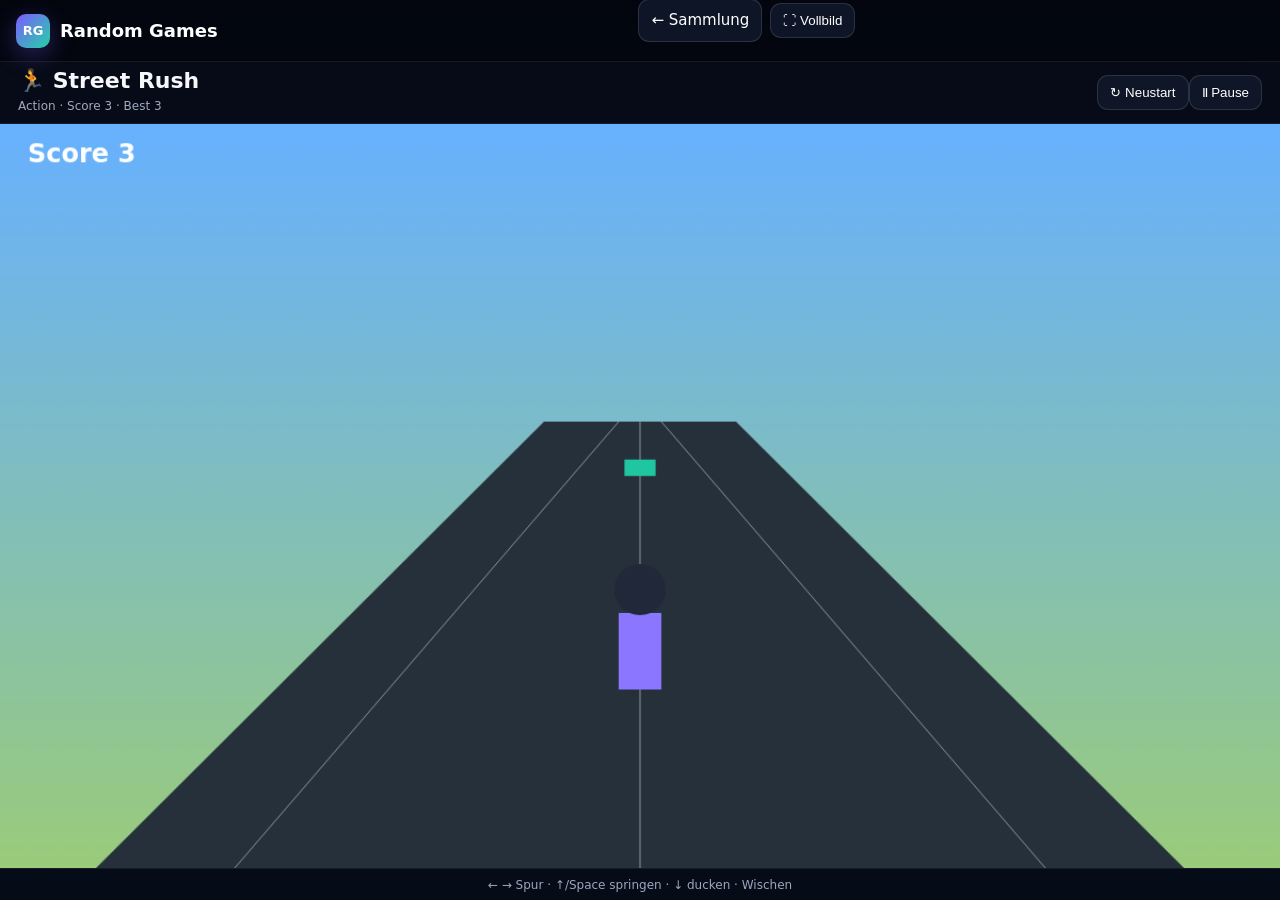
<file: play.html>
<!doctype html>
<html lang="de">
<head>
<meta charset="utf-8">
<meta name="viewport" content="width=device-width,initial-scale=1,maximum-scale=1,user-scalable=no,viewport-fit=cover">
<meta name="theme-color" content="#050812">
<title>Random Games – Spiel</title>
<link rel="stylesheet" href="styles.css">
<style>
:root{color-scheme:dark}*{box-sizing:border-box}html,body{margin:0;width:100%;height:100%;overflow:hidden;background:#050812}body{font-family:system-ui,-apple-system,Segoe UI,sans-serif}.playbar{position:fixed;inset:0 0 auto 0;height:62px;padding:0 16px;display:flex;align-items:center;justify-content:space-between;gap:12px;background:linear-gradient(180deg,rgba(3,6,14,.96),rgba(3,6,14,.72));border-bottom:1px solid rgba(255,255,255,.08);backdrop-filter:blur(18px);z-index:20}.brand,.back{color:#fff;text-decoration:none}.brand{display:flex;align-items:center;gap:10px;font-weight:800}.brand-mark{width:34px;height:34px;border-radius:10px;display:grid;place-items:center;background:linear-gradient(135deg,#7c5cff,#24d2a7);font-size:13px}.toolbar{display:flex;gap:8px;align-items:center}.game-btn,.back{border:1px solid rgba(255,255,255,.12);background:rgba(17,25,43,.88);color:#fff;border-radius:11px;padding:9px 12px;cursor:pointer;text-decoration:none}.play-wrap{position:fixed;inset:62px 0 0 0;display:flex;align-items:stretch;justify-content:center}.play-card{width:100%;height:100%;display:flex;flex-direction:column;background:#050812}.game-head{height:62px;min-height:62px;display:flex;justify-content:space-between;align-items:center;gap:16px;padding:9px 18px;background:rgba(7,12,25,.88);border-bottom:1px solid rgba(255,255,255,.07);z-index:10}.game-head h1{margin:0;font-size:22px;line-height:1}.meta{color:#9eabc0;font-size:12px;margin-top:5px}.stage{position:relative;flex:1;min-height:0;display:flex;align-items:center;justify-content:center;padding:0;background:#02050b}.stage canvas{display:block;max-width:100%;max-height:100%;width:auto;height:auto;border-radius:0;box-shadow:none;touch-action:none}.hint{height:32px;min-height:32px;display:flex;align-items:center;justify-content:center;color:#9aa8bd;font-size:12px;padding:0 12px;background:rgba(7,12,25,.9);border-top:1px solid rgba(255,255,255,.07);z-index:10}.is-fullscreen .playbar,.is-fullscreen .game-head,.is-fullscreen .hint{display:none}.is-fullscreen .play-wrap{inset:0}.is-fullscreen .stage{background:#000}.is-fullscreen .stage canvas{max-width:100vw;max-height:100vh}@media(max-width:700px){.playbar{height:52px;padding:0 9px}.play-wrap{inset:52px 0 0}.game-head{height:50px;min-height:50px;padding:7px 10px}.game-head h1{font-size:17px}.game-tools .game-btn{padding:7px 9px;font-size:12px}.hint{height:26px;min-height:26px;font-size:10px}.brand-mark{width:29px;height:29px}.brand span:last-child{font-size:13px}}
</style>
</head>
<body>
<header class="playbar">
<a class="brand" href="index.html"><span class="brand-mark">RG</span><span>Random Games</span></a>
<div class="toolbar"><a class="back" href="index.html">← Sammlung</a><button class="game-btn" id="fullBtn" type="button">⛶ Vollbild</button></div>
</header>
<main class="play-wrap"><section class="play-card">
<div class="game-head"><div><h1 id="title">Spiel</h1><div class="meta"><span id="cat">Arcade</span> · <span id="score">Score 0</span> · <span id="best">Best 0</span></div></div><div class="game-tools"><button class="game-btn" id="restart" type="button">↻ Neustart</button><button class="game-btn" id="pause" type="button">Ⅱ Pause</button></div></div>
<div class="stage" id="stage"></div><div class="hint" id="hint">Lade Spiel…</div>
</section></main>
<script>
const fullBtn=document.getElementById('fullBtn');
async function toggleFullscreen(){try{if(!document.fullscreenElement){await document.documentElement.requestFullscreen()}else{await document.exitFullscreen()}}catch{}}
document.addEventListener('fullscreenchange',()=>{const on=!!document.fullscreenElement;document.body.classList.toggle('is-fullscreen',on);fullBtn.textContent=on?'✕ Fenster':'⛶ Vollbild'});fullBtn.addEventListener('click',toggleFullscreen);
const script=document.createElement('script');
script.src='play.js?v=e9543942';
script.onerror=()=>{document.getElementById('hint').textContent='Dieses Spiel konnte nicht geladen werden.';};
document.body.appendChild(script);
</script>
</body>
</html>
</file>
<file: styles.css>
:root{--bg:#070b17;--panel:#101728;--panel2:#151d31;--text:#f6f7fb;--muted:#98a4bd;--line:#26304a;--accent:#7c5cff;--accent2:#24d2a3;--shadow:0 20px 70px #0008}*{box-sizing:border-box}html{scroll-behavior:smooth}body{margin:0;background:radial-gradient(circle at 15% 0%,#182448 0,#070b17 34%);color:var(--text);font:15px/1.5 Inter,system-ui,-apple-system,Segoe UI,Roboto,Arial,sans-serif;min-height:100vh}.topbar{height:72px;display:flex;align-items:center;justify-content:space-between;padding:0 5vw;border-bottom:1px solid #ffffff0d;position:sticky;top:0;z-index:20;background:#070b17d9;backdrop-filter:blur(14px)}.brand{display:flex;align-items:center;gap:11px;color:var(--text);text-decoration:none;font-size:18px}.brand b{font-weight:800}.brand-mark{display:grid;place-items:center;width:35px;height:35px;border-radius:11px;background:linear-gradient(135deg,var(--accent),#b67cff);font-size:11px;font-weight:900;box-shadow:0 7px 24px #7c5cff55}.top-actions{display:flex;gap:8px}.icon-btn,.close-btn{border:1px solid var(--line);background:#ffffff08;color:var(--text);border-radius:11px;width:40px;height:40px;cursor:pointer}.icon-btn:hover,.close-btn:hover{background:#ffffff12}.hero{max-width:1200px;margin:0 auto;padding:88px 5vw 60px;display:grid;grid-template-columns:1.1fr .9fr;gap:25px;align-items:center}.eyebrow{font-size:11px;letter-spacing:.18em;color:#8e9ab6;font-weight:800}.hero h1{font-size:clamp(48px,7vw,88px);line-height:.98;letter-spacing:-.055em;margin:13px 0 18px}.hero h1 span{background:linear-gradient(90deg,#a795ff,#51dfbd);-webkit-background-clip:text;background-clip:text;color:transparent}.hero p{max-width:620px;color:var(--muted);font-size:18px;margin-bottom:28px}.hero-actions{display:flex;gap:12px;flex-wrap:wrap}.primary,.secondary{border:0;border-radius:13px;padding:14px 19px;font-weight:800;cursor:pointer;font-size:15px}.primary{background:linear-gradient(135deg,var(--accent),#a35cff);color:white;box-shadow:0 12px 35px #7c5cff3d}.secondary{background:#ffffff0a;border:1px solid var(--line);color:var(--text)}.hero-orbit{width:min(430px,80vw);aspect-ratio:1;position:relative;margin:auto;display:grid;place-items:center}.hero-orbit:before{content:"";position:absolute;inset:11%;border:1px solid #7783a622;border-radius:50%;box-shadow:0 0 80px #7c5cff18 inset}.orbit-core{position:relative;width:150px;height:150px;border-radius:45px;display:grid;place-items:center;text-align:center;font-size:38px;font-weight:900;background:linear-gradient(145deg,#222d4a,#10172a);border:1px solid #ffffff15;box-shadow:var(--shadow)}.orbit-core small{display:block;font-size:10px;letter-spacing:.2em;color:#9aa6bf;margin-top:-34px}.orbit-card{position:absolute;width:65px;height:65px;border-radius:20px;display:grid;place-items:center;background:#111a30;border:1px solid #ffffff16;font-size:30px;box-shadow:0 16px 40px #0007}.c1{top:5%;left:40%}.c2{right:8%;top:28%}.c3{right:18%;bottom:8%}.c4{left:7%;bottom:19%}.c5{left:15%;top:25%}.toolbar{max-width:1200px;margin:0 auto;padding:5px 5vw 25px;display:flex;gap:16px;align-items:center;justify-content:space-between;flex-wrap:wrap}.search-wrap{width:min(360px,100%);height:46px;border:1px solid var(--line);background:#ffffff07;border-radius:13px;display:flex;align-items:center;padding:0 13px;color:#8792ad}.search-wrap input{border:0;outline:0;background:transparent;color:var(--text);width:100%;padding-left:9px;font:inherit}.chips{display:flex;gap:7px;flex-wrap:wrap}.chip{border:1px solid transparent;background:#ffffff06;color:#9ba6bf;border-radius:999px;padding:9px 13px;cursor:pointer}.chip.active{color:white;background:#7c5cff20;border-color:#7c5cff55}.section-head{max-width:1200px;margin:0 auto;padding:20px 5vw 18px;display:flex;align-items:end;justify-content:space-between}.section-head h2{font-size:29px;letter-spacing:-.03em;margin:5px 0 0}.muted{color:var(--muted)}.game-grid{max-width:1200px;margin:auto;padding:0 5vw 80px;display:grid;grid-template-columns:repeat(4,minmax(0,1fr));gap:16px}.game-card{position:relative;overflow:hidden;min-height:225px;border:1px solid var(--line);border-radius:20px;background:linear-gradient(145deg,#121a2d,#0e1424);cursor:pointer;transition:.2s transform,.2s border-color,.2s box-shadow}.game-card:hover{transform:translateY(-5px);border-color:#ffffff25;box-shadow:0 22px 60px #0007}.game-art{height:135px;display:grid;place-items:center;font-size:64px;position:relative;overflow:hidden;background:radial-gradient(circle at 50% 20%,#ffffff11,transparent 55%)}.game-art:after{content:"";position:absolute;inset:0;background:linear-gradient(transparent 50%,#0004)}.game-info{padding:13px 15px 16px}.game-info h3{font-size:17px;margin:0 0 3px}.game-info p{font-size:12px;color:var(--muted);margin:0}.pill{position:absolute;right:12px;top:112px;z-index:2;background:#070b17cc;border:1px solid #ffffff15;padding:5px 8px;border-radius:999px;font-size:10px;color:#cfd6e4}.modal{display:none;position:fixed;inset:0;z-index:50}.modal.show{display:block}.modal-backdrop{position:absolute;inset:0;background:#02040bd9;backdrop-filter:blur(8px)}.game-modal{position:absolute;left:50%;top:50%;transform:translate(-50%,-50%);width:min(1050px,94vw);height:min(780px,92vh);border:1px solid var(--line);border-radius:22px;background:#0b1120;box-shadow:0 40px 120px #000b;display:flex;flex-direction:column;overflow:hidden}.game-head{display:flex;justify-content:space-between;align-items:center;padding:18px 20px 10px;border-bottom:1px solid #ffffff0b}.game-head h2{margin:4px 0 0;font-size:25px}.game-meta{display:flex;justify-content:space-between;gap:15px;padding:10px 20px;color:var(--muted);font-size:12px}.game-stage{flex:1;min-height:0;padding:12px 20px;display:grid;place-items:center;overflow:auto}.game-stage canvas{max-width:100%;max-height:100%;border-radius:15px;background:#060a13;border:1px solid #ffffff0d;touch-action:none;image-rendering:auto}.control-hint{padding:12px 20px 17px;text-align:center;color:#8190ac;font-size:12px;border-top:1px solid #ffffff08}footer{border-top:1px solid #ffffff0b;max-width:1200px;margin:auto;padding:25px 5vw 45px;display:flex;justify-content:space-between;gap:20px;color:#68748f;font-size:12px}@media(max-width:980px){.game-grid{grid-template-columns:repeat(3,minmax(0,1fr))}.hero{grid-template-columns:1fr}.hero-orbit{display:none}}@media(max-width:700px){.game-grid{grid-template-columns:repeat(2,minmax(0,1fr));gap:11px}.game-card{min-height:205px}.game-art{height:120px}.game-modal{width:100vw;height:100vh;border-radius:0}.game-stage{padding:8px}.game-head{padding:14px}.game-meta{padding:7px 14px}.hero{padding-top:60px}.hero h1{font-size:52px}}@media(max-width:480px){.game-grid{grid-template-columns:1fr}.toolbar{align-items:stretch}.search-wrap{width:100%}footer{flex-direction:column}.hero p{font-size:16px}}body.light{--bg:#f4f6fb;--panel:#fff;--panel2:#fff;--text:#131827;--muted:#606b80;--line:#dce2ee;background:linear-gradient(180deg,#edf1ff,#f7f8fb)}body.light .topbar{background:#ffffffdb}body.light .game-card,body.light .game-modal{background:#fff}body.light .search-wrap,body.light .secondary,body.light .chip{background:#fff}
</file>
